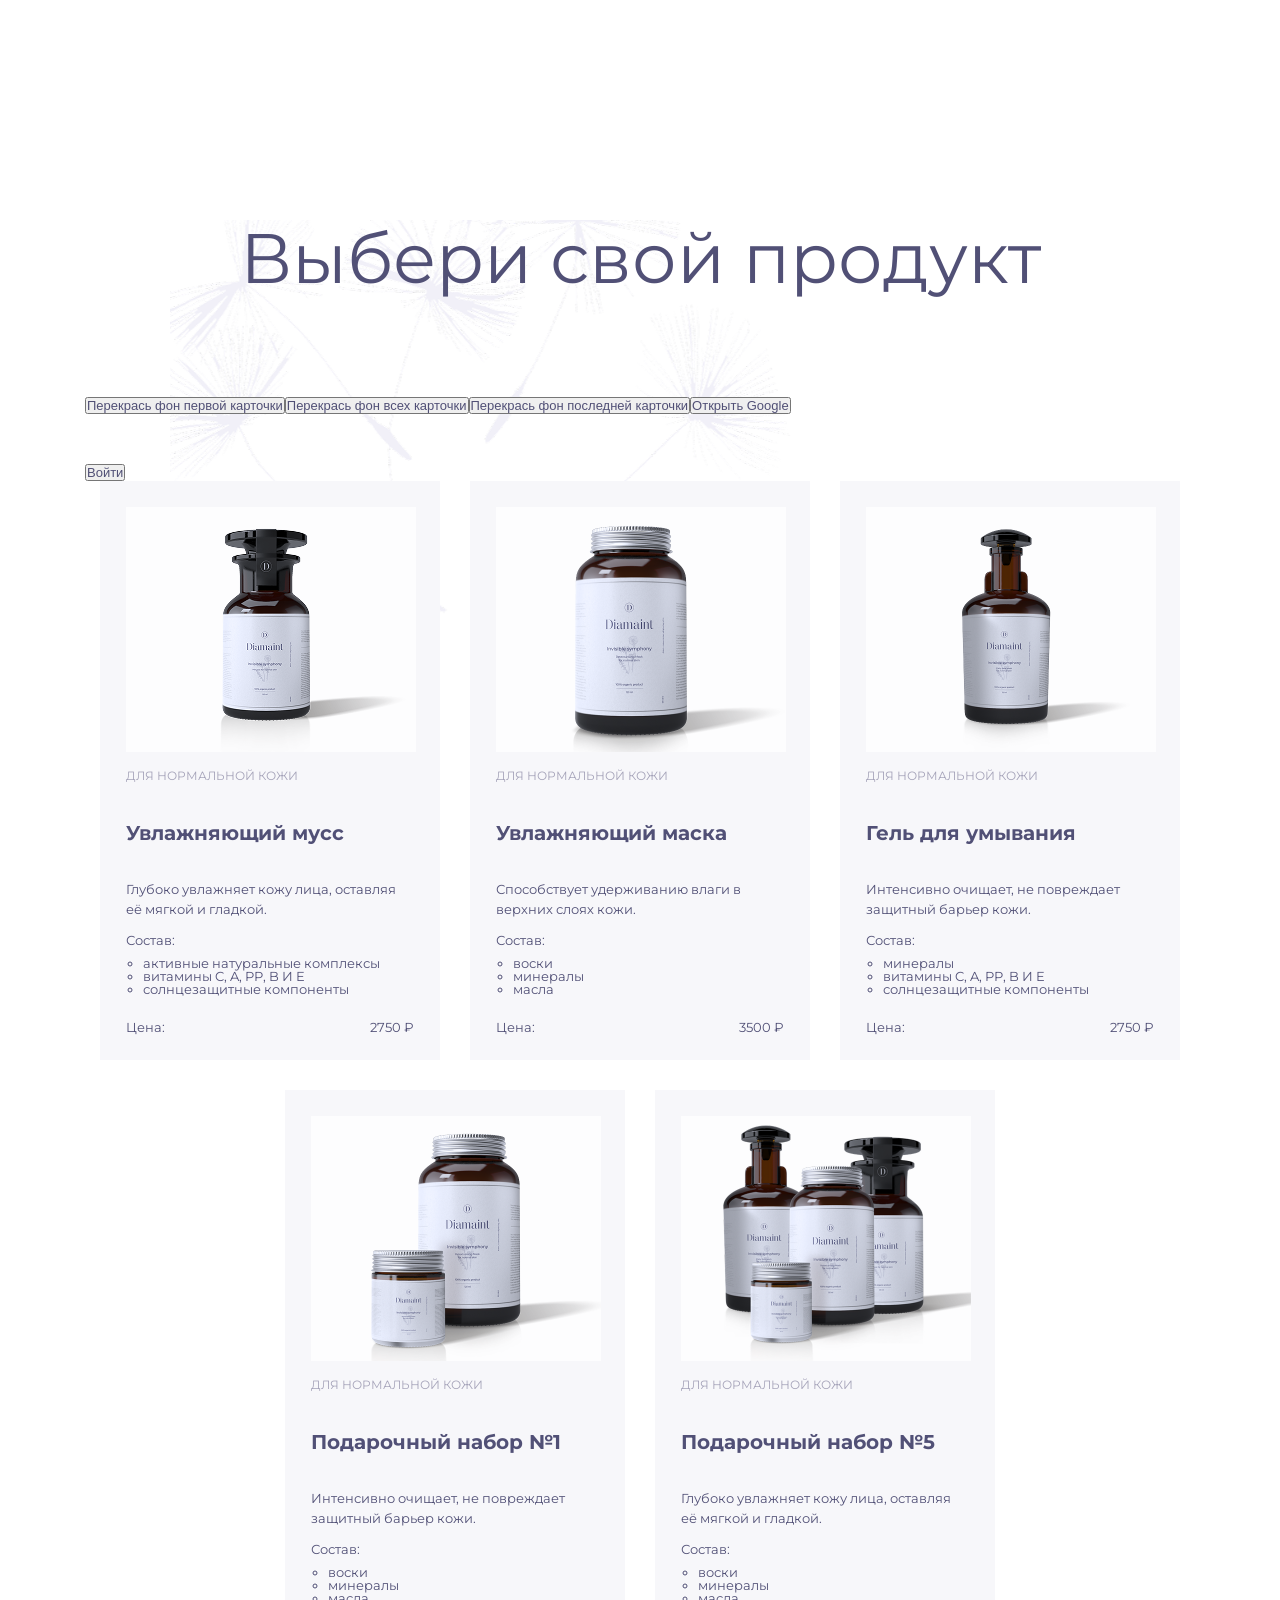
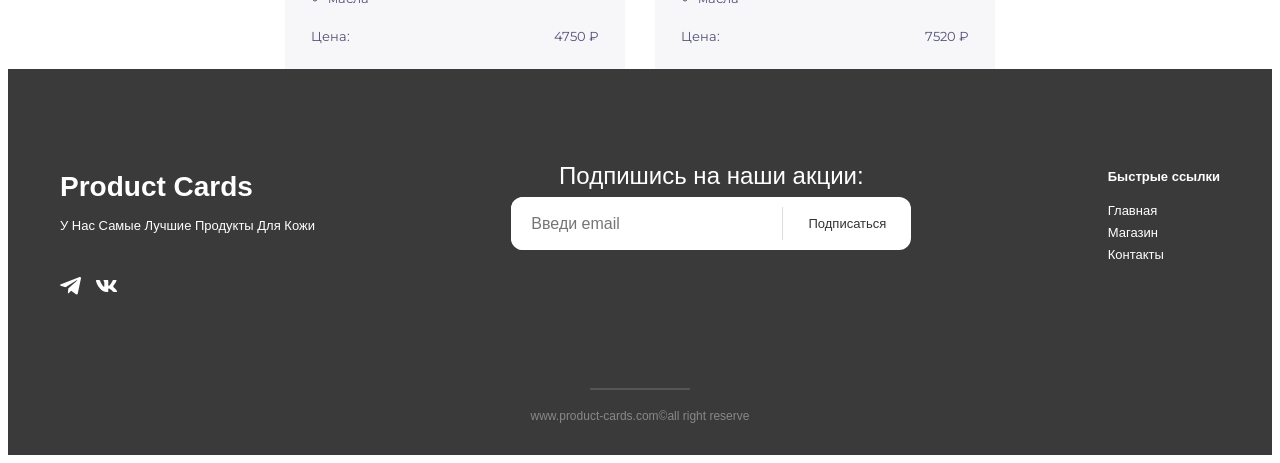
<file: index.html>
<!DOCTYPE html>
<html lang="en">

<head>
  <meta charset="UTF-8">
  <meta name="viewport" content="width=device-width, initial-scale=1.0">
  <link rel="preconnect" href="https://fonts.googleapis.com">
  <link rel="preconnect" href="https://fonts.gstatic.com" crossorigin>
  <link href="https://fonts.googleapis.com/css2?family=Montserrat:ital,wght@0,100..900;1,100..900&display=swap"
    rel="stylesheet">
  <title>Product card</title>
  <link rel="stylesheet" href="style.css">
</head>

<body style="font-family: Montserrat;">
  <div class="all-elements">
    <div class="background-picture">
      <h1 class="product-selection_title">Выбери свой продукт</h1>
      <div class="buttons">
        <button id="recolor-first-card-button">Перекрась фон первой карточки</button>
        <button id="recolor-all-card-button">Перекрась фон всех карточки</button>
        <button id="recolor-last-card-button">Перекрась фон последней карточки</button>
        <button id="open-google-button">Открыть Google</button>
      </div>
      <div class="registration">
          <button type="submit" class="open-btn">Войти</button>
      </div>
      <div class="products-list"></div>
    </div>
  </div>
  <template id="product-template">
    <div class="product-card">
      <img class="product-image">
      <p class="product-skin-type"></p>
      <h3 class="product-title"></h3>
      <p class="product-description"></p>
      <span class="product-card_text">Состав:</span>
      <ul class="product-compound"></ul>
      <div class="product-price">
        <span class="price-label">Цена:</span>
        <span class="price"></span>
      </div>
    </div>
  </template>

  <footer class="footer">

    <div class="footer__container">

      <div class="footer__brand">
        <div class="footer__title">Product Cards</div>
        <p class="footer__description">У Нас Самые Лучшие Продукты Для Кожи</p>
        <div class="footer__socials">
          <a href="https://t.me"> <img src="./image/telegram-icon.svg" alt="telegram"></a>
          <a href="https://vk.com"> <img src="./image/vk-icon.svg" alt="vk"></a>
        </div>
      </div>
      
      <div class="footer__subscribe">
        <div class="footer__subscribe-label">Подпишись на наши акции:</div>
        <form class="subscribe-form" id="subscribe-form" action="" method="get">
          <input type="email" name="email" class="subscribe-form__input" placeholder="Введи email" required>
          <button type="submit" class="subscribe-form__button">Подписаться</button>
        </form>
      </div>

      <nav class="footer__nav">
        <h4>Быстрые ссылки</h4>
        <ul>
          <li>
            <a href="#">Главная</a>
          </li>
          <li>
            <a href="#">Магазин</a>
          </li>
          <li>
            <a href="#">Контакты</a>
          </li>
        </ul>
      </nav> 
    </div>

    <div class="footer__bottom">
      <hr class="footer__divider">
      <p class="footer__copyright">www.product-cards.com©all right reserve</p>
    </div>

  </footer>

  <div class="overlay" id="modalOverlay">
    <form id="reg-form">
      <span class="close-cross">&times;</span> 
      <h1>Регистрация</h1>

      <div class="form-group">
        <label for="firstname">Имя</label>
        <input id="firstname" placeholder="Введите своё имя" name="firstname" type="text"required>
      </div>
      <div class="form-group">
        <label for="lastname">Фамилия</label>
        <input id="lastname" placeholder="Введите свою фамилию" name="lastname" type="text"required>
      </div>
      <div class="form-group">
        <label for="dob">Дата рождения</label>
        <input id="dob" placeholder="Введите свою дату рождения" name="dateOfBirth" type="date"required>
      </div>
      <div class="form-group">
        <label for="userName">Логин</label>
        <input id="userName" placeholder="Логин" name="userName" type="text"required>
      </div>
      <div class="form-group">
        <label for="password">Пароль</label>
        <input id="password" placeholder="Пароль" name="password" type="password" minlength="6" required>
      </div>
      <div class="form-group">
        <label for="confirmPassword">Повторите пароль</label>
        <input id="confirmPassword" placeholder="Повторите пароль" name="confirmPassword" type="password"required>
      </div>
      <button type="submit">Зарегистрироваться</button>
      <button type="button" id="cancel-btn">Закрыть</button>
    </form>
  </div>
  <script type="module" src="main.js"></script>
</body>

</html>
</file>
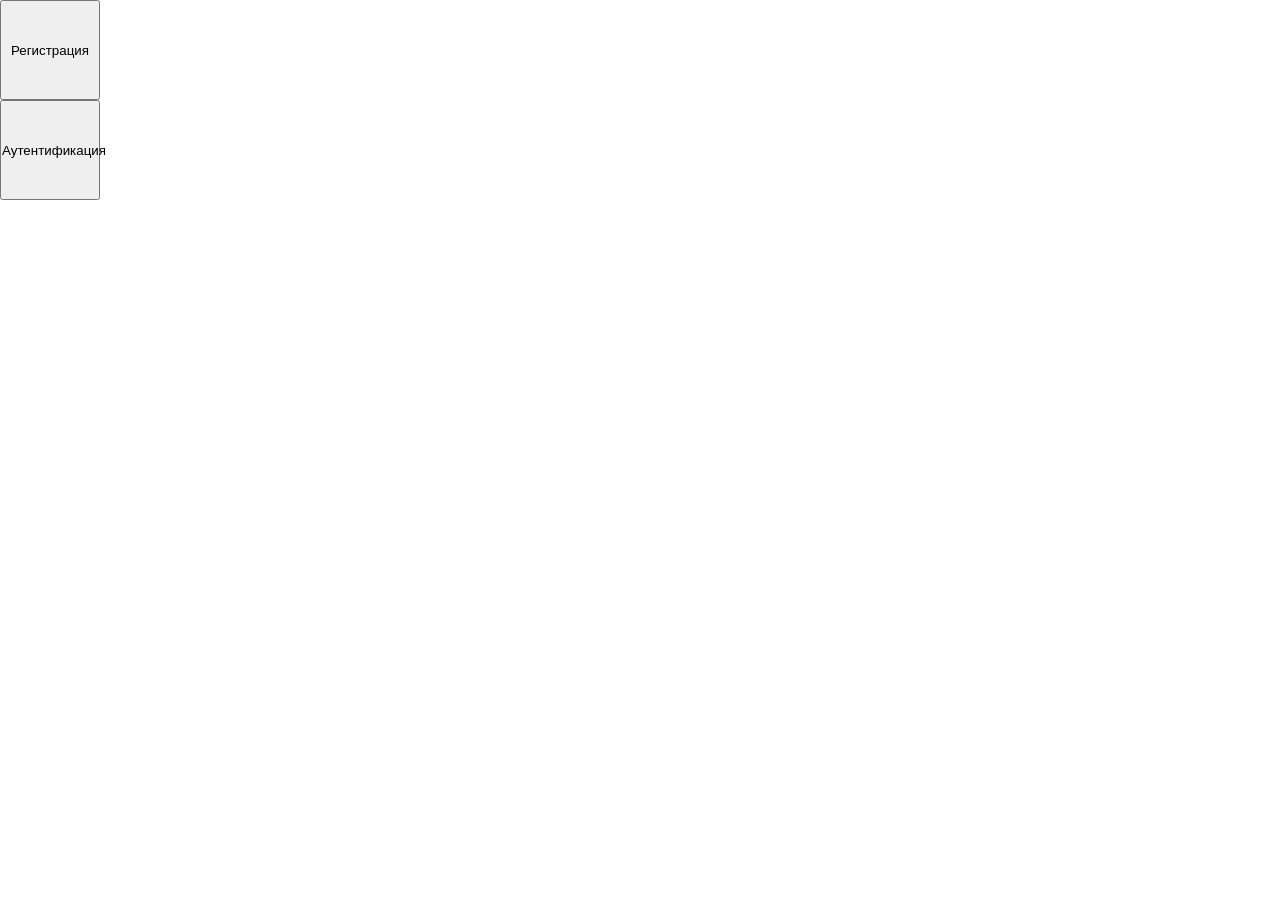
<file: homework-12/index.html>
<!DOCTYPE html>
<html lang="en">
<head>
  <meta charset="UTF-8">
  <meta name="viewport" content="width=device-width, initial-scale=1.0">
  <title>Document</title>
  <link rel="stylesheet" href="style.css">
</head>
<body>
  <div class="overlay" id="overlay"></div>

  <button class="button" id="registration-button">Регистрация</button>
  <button class="button" id="auth-button">Аутентификация</button>

  <div id="registration-modal" class="modal">
    <button id="modal-close-button" class="modal-close-button">X</button>
    <h1>Регистрация</h1>
    <span>Пароль</span>
    <span>Повторите пароль</span>
    <span>Логин</span>
    <span>Почта</span>
  </div>

  <div id="auth-modal" class="modal">
    <button id="modal-close-button" class="modal-close-button">X</button>
    <h1>Аутентификация</h1>
    <p>Логин</p>
    <p>Пароль</p>
  </div>

  <script type="module" src="script.js"></script>
</body>
</html>
</file>
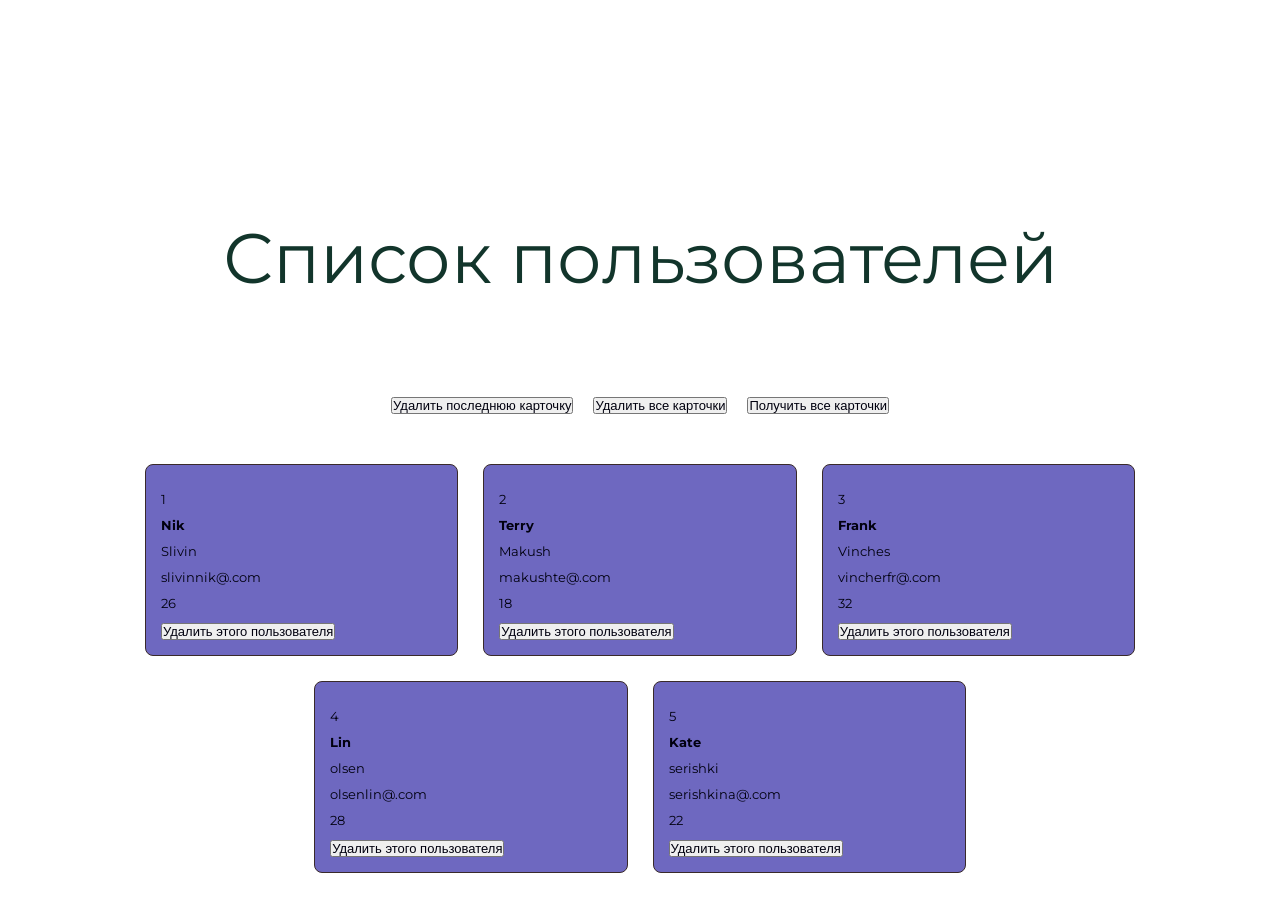
<file: async/async.html>
<!DOCTYPE html>
<html lang="en">

<head>
  <meta charset="UTF-8">
  <meta name="viewport" content="width=device-width, initial-scale=1.0">
  <link rel="preconnect" href="https://fonts.googleapis.com">
  <link rel="preconnect" href="https://fonts.gstatic.com" crossorigin>
  <link href="https://fonts.googleapis.com/css2?family=Montserrat:ital,wght@0,100..900;1,100..900&display=swap"
    rel="stylesheet">
  <title class="title">Список пользователей</title>
  <link rel="stylesheet" href="async.css">
</head>

<body style="font-family: Montserrat;">
  <div class="loading">Данные загружаются.....</div>
  <h1 class="title">Список пользователей</h1>
    <div class="buttons">
        <button id="delete-last-card">Удалить последнюю карточку</button>
        <button id="delete-everyone-card">Удалить все карточки</button>
        <button id="get-card">Получить все карточки</button>
    </div>

    <div class="all-elements hidden">
      <div class="background-picture">
        <div class="users-list"></div>

        <template id="users-template">
          <div class="user-card">
            <p class="user-id"></p>
            <h3 class="user-name"></h3>
            <p class="user-surname"></p>
            <span class="user-email"></span>
            <p class="user-age"></p>
            <button class="delete-selected-card">Удалить этого пользователя</button>
          </div>
        </template>

      </div>
    </div>

  <script type="module" src="async.js"></script>
</body>
</html>
</file>
<file: style.css>
* {
  box-sizing: border-box;
  padding: 0;
  color: #515076;
  line-height: 13px;
  font-size: 13px;
  letter-spacing: normal;
}

.all-elements {
  max-width: 1110px;
  width:100%;
  margin: 0% auto;
}

.product-selection_title {
  max-width: 850px;
  width: 100%;
  margin: 220px auto 100px;
  text-align: center;
  font-weight: 400;
  font-size: 70px;
  color: #515076;
  line-height: 1.1;
}

.background-picture {
  position: relative;
  background: url("image/bg-flowers.png");
  background-repeat: no-repeat; 
  background-position: left 85px top -100px;
  background-size: 650px auto;
  width: 100%;
  min-height: 100vh;
}

.buttons {
  display: flex;
  top: 120px;
  right: -20%;
  margin-bottom: 50px;
  width: 100%;
  border-radius: 0
}

.products-list {
  display: flex;
  flex-wrap: wrap;
  justify-content: center;
  width: 100%;
  gap: 30px;
}

.product-card {
  display: flex;
  flex-direction: column;
  flex: 1 1 300px;
  max-width: 340px;
  min-height: 573px;
  background-color: #f7f7fa;
  border: 1px solid #f7f7fa;
  padding: 25px;
}

.product-image {
  width: 290px;
  margin: 0 auto;
}

.product-skin-type {
  font-weight: 400;
  font-size: 12px;
  line-height: 24px;
  text-transform: uppercase;
  color: #A5A3B9;
}

.product-card_text {
  display: block;
  margin-bottom: 5px;
  font-weight: 400;
}

.product-title {
  font-size: 20px;
  line-height:1.3;
  color: #515076;
}

.product-description { 
  margin-bottom: 15px;
  line-height: 20px;
}

.product-compound {
  list-style-type: circle;
  padding-left: 17px;
  margin-bottom: 25px;
  margin-top: 5px;
}

.product-price {
  display: flex;
  justify-content: space-between;
  align-items: center;
  margin-top: auto;
}

.product-label {
  font-weight: 400;
  font-size: 20px;
  line-height: 24px;
}

.product-card.is-purple {
  background-color: #600361 !important;
  color: white;
}

.footer {
  background-color: #3A3A3A;
  padding: 60px 0 20px;
  color: #ffffff;
  text-align: center;
  font-family: Arial, sans-serif;
}

.footer__container {
  display: flex;
  justify-content: space-between;
  align-items: flex-start;
  max-width: 1200px;
  margin: 0 auto;
  padding: 40px 20px;
}

.footer__brand {
  margin-top: 0;
}

.footer__brand img {
  width: 21px;
  height: 21px;
  object-fit: contain;
  margin-right: 15px;
  filter: brightness(0) invert(1);
}

.footer__title {
  font-weight: 700;
  font-size: 28px;
  margin: 0 0 10px 0;
  color: #ffffff;
  text-align: left; 
  line-height: 1.3;
}

.footer__description {
  color: #ffffff;
  text-align: left; 
  margin-bottom: 40px;
  line-height: 1.3;
}

.footer__socials {
  display: flex;
  margin-top: 20px;
  width: auto;
}

.footer__nav h4 {
  color: #ffffff;
  margin: 0 0 15px 0 !important;
  padding: 0 !important;
  line-height: 1.2;
}

.footer__nav h4 a {
  color: #ffffff;
  text-decoration: none;
  font-size: 20px;
  font-weight: 400;
}

.footer__nav ul li a {
  color: #ffffff;
  text-decoration: none;
  line-height: 1.7;
}

.footer__nav ul {
  list-style: none;
  padding-left: 0;
  margin-top: 10px;
  text-align: left; 
}

.footer__subscribe {
  display: flex;
  flex-direction: column;
  align-items: center;
}

.footer__subscribe-label {
  color: #ffffff;
  font-weight: 400;
  font-size: 24px;
  margin: 0 0 15px 0;
  width: auto;
  height: auto;
  text-align: center;
}

.subscribe-form {
  display: flex;
  background-color: #fff;
  border-radius: 12px;
  width: 400px;
  margin: 0;
  overflow: hidden;
}

.subscribe-form__input {
  flex-grow: 1;
  border: none;
  padding: 15px 20px;
  outline: none;
  font-size: 16px;
  color: #333;
}

.subscribe-form__button {
  background: none;
  border: none;
  border-left: 1px solid #ddd;
  padding: 10px 25px;
  margin: 10px 0;
  cursor: pointer;
  font-weight: 500;
  color: #333;
  transition: 0.2s;
}

.subscribe-form__button:hover {
  color: #000;
}

.footer__bottom {
  margin-top: 50px;
  text-align: center;
}

.footer__divider {
  width: 100px;
  border: 0.5px solid #555;
  margin: 20px auto;
}

.footer__copyright {
  color: #888;
  font-size: 12px;
}

.overlay {
  display: none;
  position: fixed;
  top: 0;
  left: 0;
  width: 100%;
  height: 100%;
  background-color: rgba(0, 0, 0, 0.7);
  z-index: 1000;
  align-items: center;
  justify-content: center;
}

.overlay.modal-showed {
  display: flex;
}

#reg-form {
  position: absolute;
  background: white;
  padding: 30px;
  border-radius: 10px;
  display: flex;
  flex-direction: column;
  gap: 15px;
  width: 100%;
  max-width: 400px;
  box-shadow: 0 4px 15px rgba(0, 0, 0, 0.3);
}

.close-cross {
  position: absolute;
  top: 10px;
  right: 15px;
  font-size: 24px;
  cursor: pointer;
  color: #999;
}

.close-cross:hover {
  color: #000;
}

#cancel-btn {
  background-color: #ccc;
  color: #333;
  margin-top: 5px;
}

#reg-form input {
  padding: 10px;
  border: 1px solid #ccc;
  border-radius: 4px;
}

#reg-form button {
  padding: 12px;
  background-color: #007bff;
  color: white;
  border: none;
  border-radius: 4px;
  cursor: pointer;
}
</file>
<file: homework-12/style.css>
* {
  margin: 0;
  padding: 0;
}

.button {
  display: block;
  width: 100px;
  height: 100px;
}

.modal-close-button {
  display: block;
  position: absolute;
  top: 10px;
  right: 10px;
  border: none;
  background-color: transparent;
  cursor: pointer;
  padding: 10px;
}

.modal {
  position: absolute;
  display: none;
  top: 50%;
  left: 50%;
  transform: translate(-50%, -50%);
  width: 60rem;
  height: 50rem;
  background-color: #fff;
  border-radius: 20px;
}

.modal-showed {
  display: block;
}

.overlay {
  width: 100%;
  height: 100%;
  position: absolute;
  display: none;
  background-color: rgb(0, 0, 0, 0.6);
}

.overlay-showed {
  display: block;
}
</file>
<file: async/async.css>
* {
  box-sizing: border-box;
  padding: 0;
  color: #01000f;
  line-height: 13px;
  font-size: 13px;
  letter-spacing: normal;
}

.all-elements {
  
  
  top: 0;
  left: 0;
  width: 100%;
  
  
  z-index: 1000;
  align-items: center;
  justify-content: center;
}

.title {
  max-width: 850px;
  width: 100%;
  margin: 220px auto 100px;
  text-align: center;
  font-weight: 400;
  font-size: 70px;
  color: #12352b;
  line-height: 1.1;
}

.background-picture {
  position: relative;
  background-repeat: no-repeat; 
  background-position: left 85px top -100px;
  background-size: 650px auto;
  width: 100%;
  min-height: 100vh;
}

.loading {
  position: fixed;
  top: 0;
  left: 0;
  width: 100%;
  height: 100vh;
  
  display: flex;
  justify-content: center; 
  align-items: center;
  
  background-color: white;
  z-index: 9999;
  
  font-size: 24px;
  font-weight: bold;
}

.hidden {
  display: none;
}


.users-list {
  display: flex;
  flex-wrap: wrap; 
  justify-content: center; 
  gap: 25px;
  max-width: 1000px;
  margin: 0 auto;  
}

.user-card {
  
  flex: 0 1 calc(33.333% - 20px);
  min-width: 280px;
  
  
  border: 1px solid #392a2a;
  padding: 15px;
  border-radius: 8px;
  background: rgb(110, 104, 192);
}

.buttons {
  display: flex;
  justify-content: center; /* Центрирует кнопки по горизонтали */
  align-items: center;     /* Центрирует по вертикали (если нужно) */
  gap: 20px;               /* Расстояние между кнопками */
  
  margin-bottom: 50px;
  width: 100%;
}
</file>
